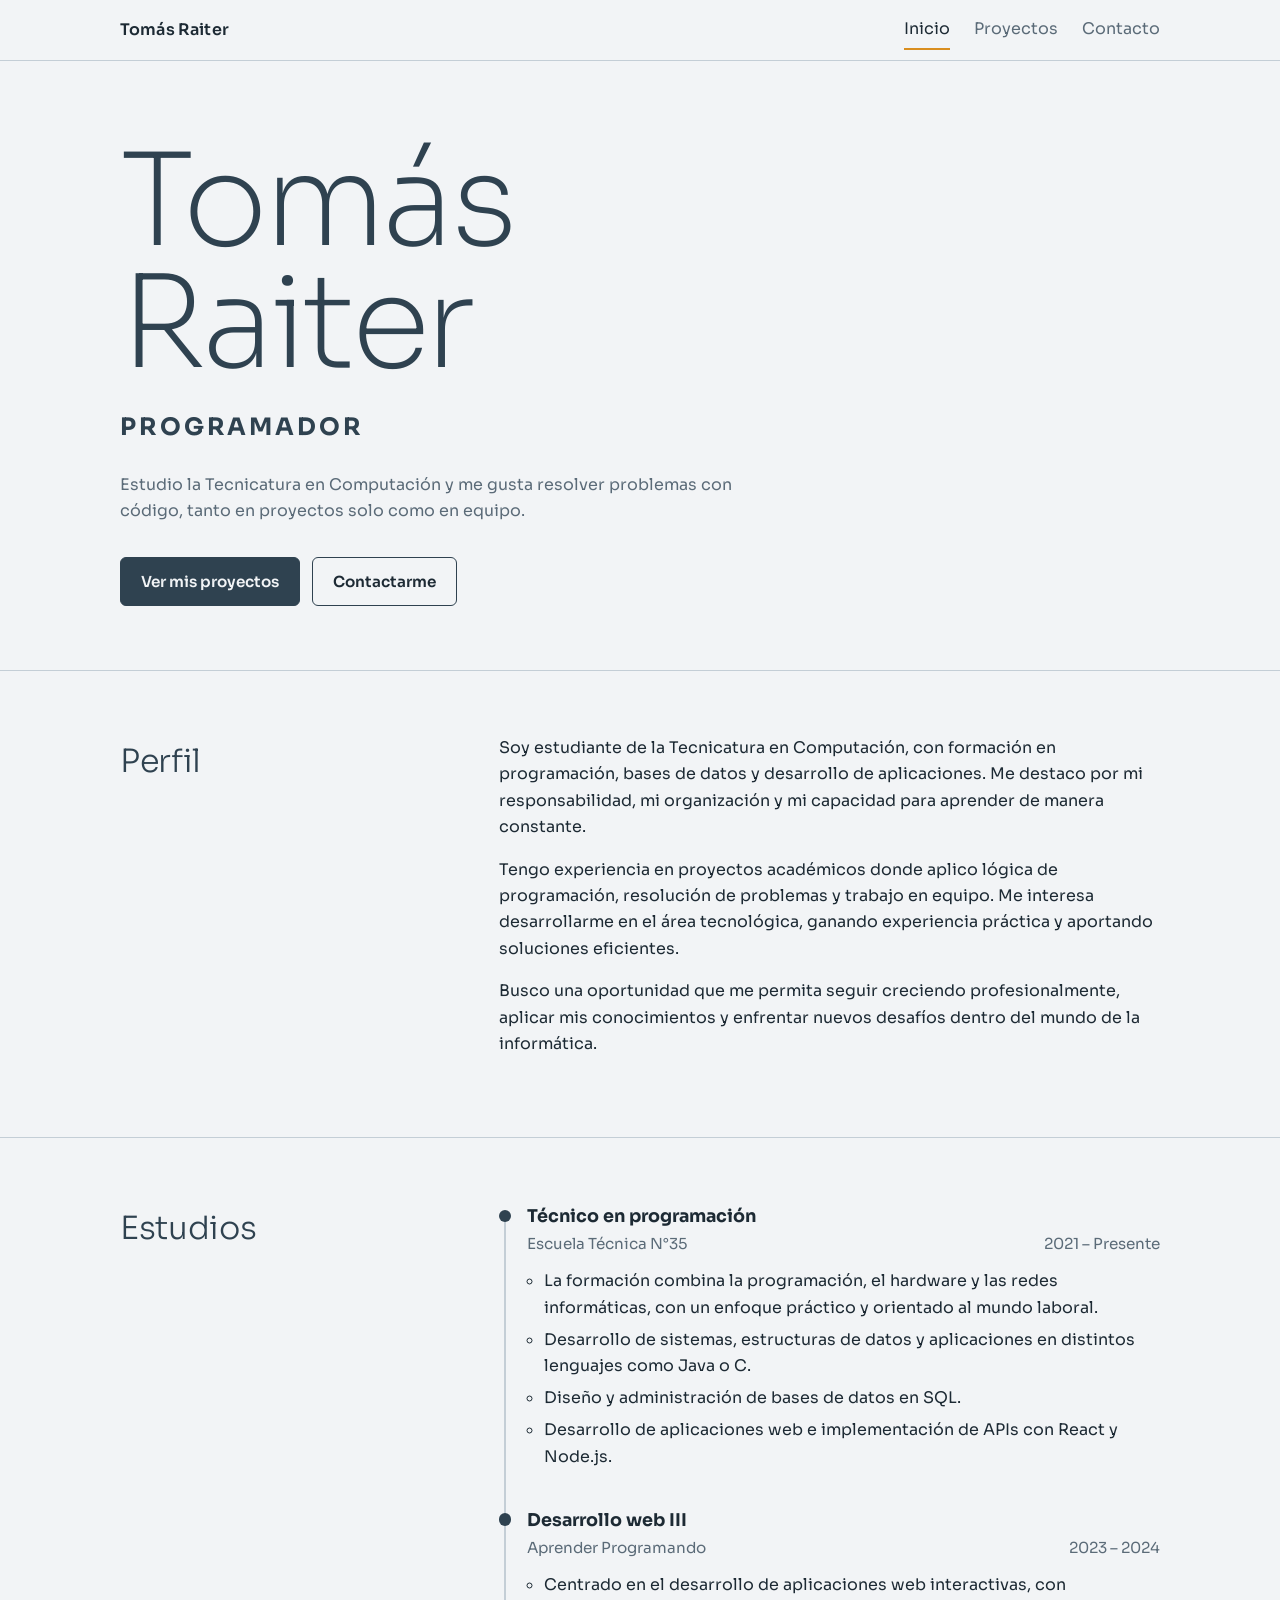
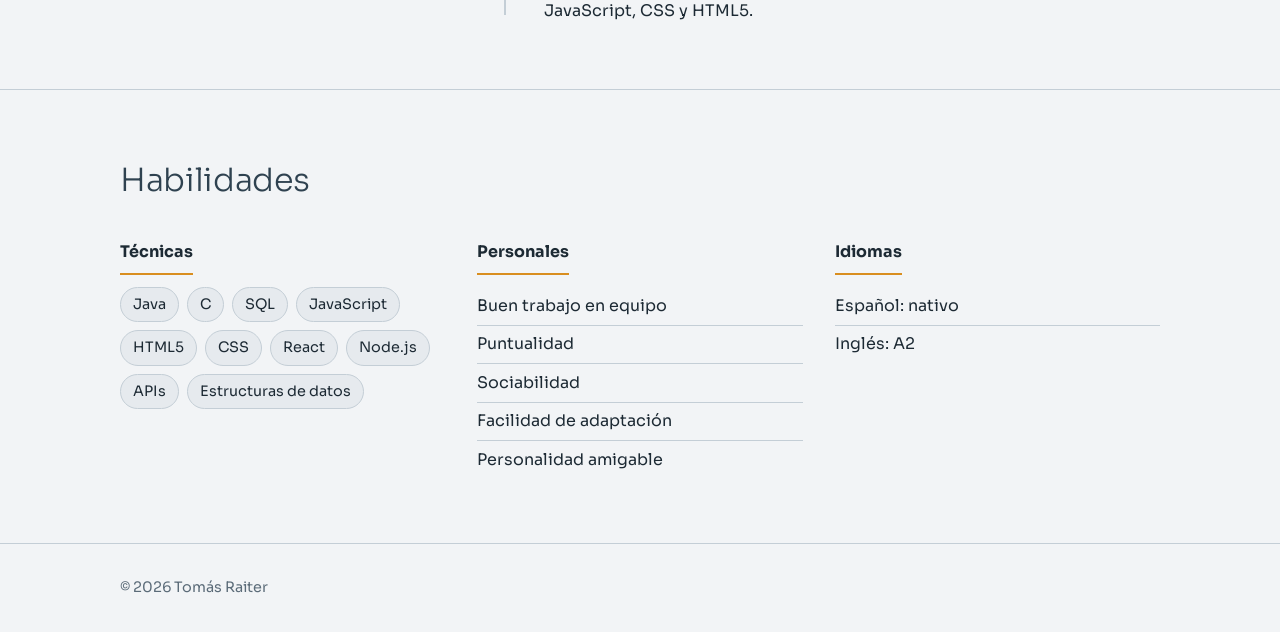
<file: index.html>
<!DOCTYPE html>
<html lang="es">
<head>
  <meta charset="UTF-8">
  <meta name="viewport" content="width=device-width, initial-scale=1">
  <title>Tomás Raiter · Programador</title>
  <meta name="description" content="Portfolio de Tomás Raiter, estudiante de Técnico en Programación. Estudios, habilidades y proyectos.">
  <link rel="preconnect" href="https://fonts.googleapis.com">
  <link rel="preconnect" href="https://fonts.gstatic.com" crossorigin>
  <link href="https://fonts.googleapis.com/css2?family=Sora:wght@200;300;400;600;700&display=swap" rel="stylesheet">
  <link rel="stylesheet" href="css/styles.css">
</head>
<body>

  <header class="site-header">
    <div class="wrap">
      <a class="brand" href="index.html">Tomás Raiter</a>
      <nav class="nav" aria-label="Principal">
        <a href="index.html" aria-current="page">Inicio</a>
        <a href="proyectos.html">Proyectos</a>
        <a href="contacto.html">Contacto</a>
      </nav>
    </div>
  </header>

  <main>
    <section class="hero">
      <div class="wrap">
        <h1>Tomás<br>Raiter</h1>
        <p class="role">Programador</p>
        <p class="lead">Estudio la Tecnicatura en Computación y me gusta resolver problemas con código, tanto en proyectos solo como en equipo.</p>
        <div class="actions">
          <a class="btn primary" href="proyectos.html">Ver mis proyectos</a>
          <a class="btn ghost" href="contacto.html">Contactarme</a>
        </div>
      </div>
    </section>

    <section class="section" id="perfil">
      <div class="wrap two-col">
        <h2>Perfil</h2>
        <div class="prose">
          <p>Soy estudiante de la Tecnicatura en Computación, con formación en programación, bases de datos y desarrollo de aplicaciones. Me destaco por mi responsabilidad, mi organización y mi capacidad para aprender de manera constante.</p>
          <p>Tengo experiencia en proyectos académicos donde aplico lógica de programación, resolución de problemas y trabajo en equipo. Me interesa desarrollarme en el área tecnológica, ganando experiencia práctica y aportando soluciones eficientes.</p>
          <p>Busco una oportunidad que me permita seguir creciendo profesionalmente, aplicar mis conocimientos y enfrentar nuevos desafíos dentro del mundo de la informática.</p>
        </div>
      </div>
    </section>

    <section class="section" id="estudios">
      <div class="wrap two-col">
        <h2>Estudios</h2>
        <ol class="timeline">
          <li>
            <h3>Técnico en programación</h3>
            <div class="where"><span>Escuela Técnica N°35</span><span>2021 – Presente</span></div>
            <ul>
              <li>La formación combina la programación, el hardware y las redes informáticas, con un enfoque práctico y orientado al mundo laboral.</li>
              <li>Desarrollo de sistemas, estructuras de datos y aplicaciones en distintos lenguajes como Java o C.</li>
              <li>Diseño y administración de bases de datos en SQL.</li>
              <li>Desarrollo de aplicaciones web e implementación de APIs con React y Node.js.</li>
            </ul>
          </li>
          <li>
            <h3>Desarrollo web III</h3>
            <div class="where"><span>Aprender Programando</span><span>2023 – 2024</span></div>
            <ul>
              <li>Centrado en el desarrollo de aplicaciones web interactivas, con JavaScript, CSS y HTML5.</li>
            </ul>
          </li>
        </ol>
      </div>
    </section>

    <section class="section" id="habilidades">
      <div class="wrap">
        <h2>Habilidades</h2>
        <div class="skills">
          <div>
            <h3>Técnicas</h3>
            <ul class="chips">
              <li>Java</li>
              <li>C</li>
              <li>SQL</li>
              <li>JavaScript</li>
              <li>HTML5</li>
              <li>CSS</li>
              <li>React</li>
              <li>Node.js</li>
              <li>APIs</li>
              <li>Estructuras de datos</li>
            </ul>
          </div>
          <div>
            <h3>Personales</h3>
            <ul class="plain">
              <li>Buen trabajo en equipo</li>
              <li>Puntualidad</li>
              <li>Sociabilidad</li>
              <li>Facilidad de adaptación</li>
              <li>Personalidad amigable</li>
            </ul>
          </div>
          <div>
            <h3>Idiomas</h3>
            <ul class="plain">
              <li>Español: nativo</li>
              <li>Inglés: A2</li>
            </ul>
          </div>
        </div>
      </div>
    </section>
  </main>

  <footer class="site-footer">
    <div class="wrap">© <span id="year">2026</span> Tomás Raiter</div>
  </footer>

  <script src="js/main.js"></script>
</body>
</html>
</file>
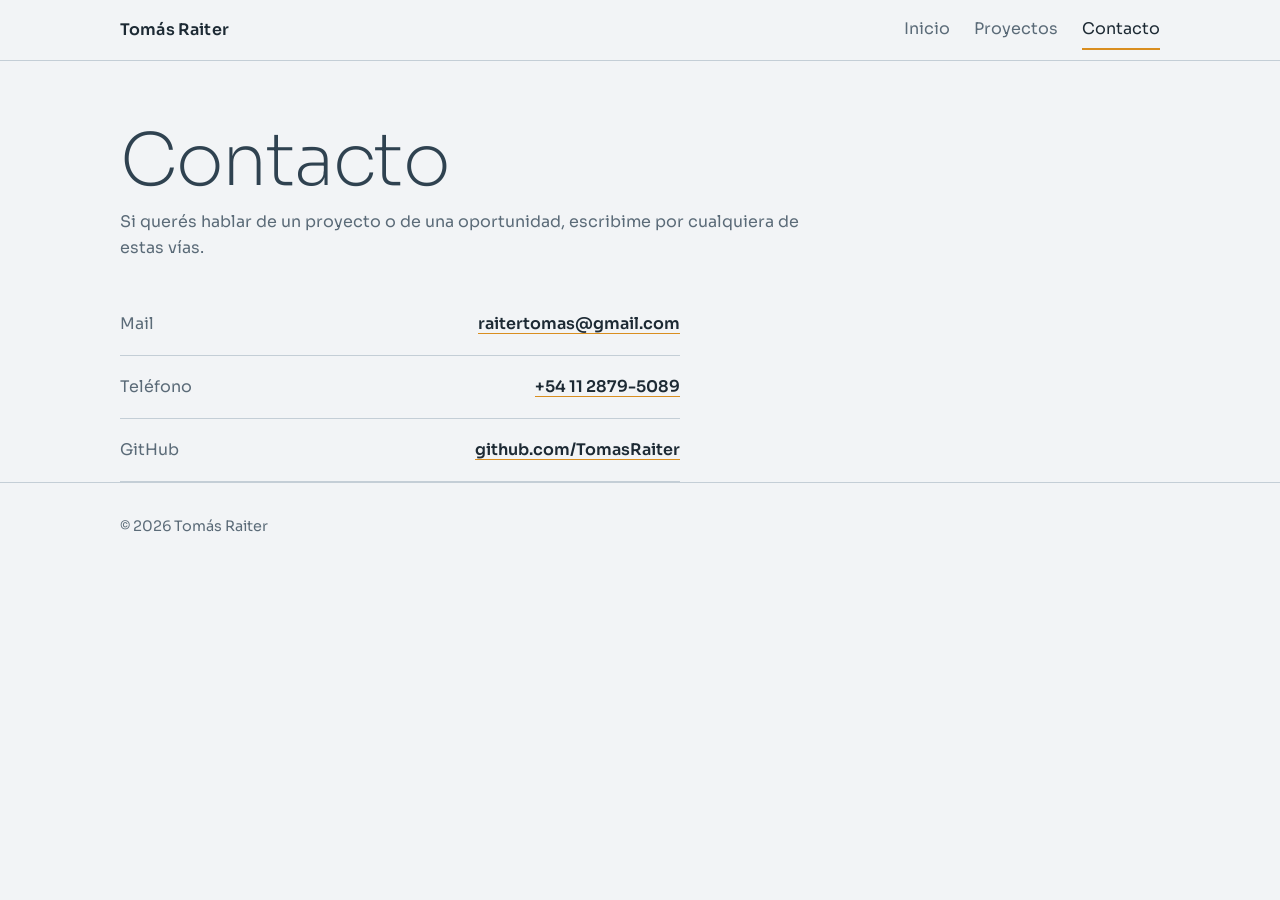
<file: contacto.html>
<!DOCTYPE html>
<html lang="es">
<head>
  <meta charset="UTF-8">
  <meta name="viewport" content="width=device-width, initial-scale=1">
  <title>Contacto · Tomás Raiter</title>
  <meta name="description" content="Datos de contacto de Tomás Raiter: mail, teléfono y GitHub.">
  <link rel="preconnect" href="https://fonts.googleapis.com">
  <link rel="preconnect" href="https://fonts.gstatic.com" crossorigin>
  <link href="https://fonts.googleapis.com/css2?family=Sora:wght@200;300;400;600;700&display=swap" rel="stylesheet">
  <link rel="stylesheet" href="css/styles.css">
</head>
<body>

  <header class="site-header">
    <div class="wrap">
      <a class="brand" href="index.html">Tomás Raiter</a>
      <nav class="nav" aria-label="Principal">
        <a href="index.html">Inicio</a>
        <a href="proyectos.html">Proyectos</a>
        <a href="contacto.html" aria-current="page">Contacto</a>
      </nav>
    </div>
  </header>

  <main>
    <div class="wrap page-title">
      <h1>Contacto</h1>
      <p>Si querés hablar de un proyecto o de una oportunidad, escribime por cualquiera de estas vías.</p>
    </div>

    <div class="wrap">
      <ul class="contact-list">
        <li>
          <span class="label">Mail</span>
          <a href="mailto:raitertomas@gmail.com">raitertomas@gmail.com</a>
        </li>
        <li>
          <span class="label">Teléfono</span>
          <a href="tel:+541128795089">+54 11 2879-5089</a>
        </li>
        <li>
          <span class="label">GitHub</span>
          <a href="https://github.com/TomasRaiter" target="_blank" rel="noopener">github.com/TomasRaiter</a>
        </li>
      </ul>
    </div>
  </main>

  <footer class="site-footer">
    <div class="wrap">© <span id="year">2026</span> Tomás Raiter</div>
  </footer>

  <script src="js/main.js"></script>
</body>
</html>
</file>
<file: css/styles.css>
:root {
  --paper: #f2f4f6;
  --panel: #e6eaee;
  --ink: #1d2a34;
  --slate: #2f4250;
  --muted: #5b6b78;
  --line: #c4ced6;
  --accent: #d98e1f;
  --radius: 6px;
  --font: "Sora", "Segoe UI", system-ui, -apple-system, Arial, sans-serif;
}

@media (prefers-color-scheme: dark) {
  :root:not([data-theme="light"]) {
    --paper: #16212a;
    --panel: #1e2c37;
    --ink: #e8edf1;
    --slate: #9fb4c4;
    --muted: #93a4b1;
    --line: #34475a;
    --accent: #f0b04a;
  }
}

* { box-sizing: border-box; }
html { scroll-behavior: smooth; }

body {
  margin: 0;
  background: var(--paper);
  color: var(--ink);
  font-family: var(--font);
  font-size: 1rem;
  line-height: 1.65;
}

a { color: inherit; }
a:focus-visible, button:focus-visible {
  outline: 3px solid var(--accent);
  outline-offset: 3px;
}

.wrap { width: min(1040px, 100% - 2.5rem); margin-inline: auto; }

/* ---------- Navegación ---------- */
.site-header {
  position: sticky;
  top: 0;
  z-index: 10;
  background: var(--paper);
  border-bottom: 1px solid var(--line);
}
.site-header .wrap {
  display: flex;
  align-items: center;
  justify-content: space-between;
  min-height: 3.75rem;
}
.brand { font-weight: 600; text-decoration: none; letter-spacing: .01em; }
.nav { display: flex; gap: 1.5rem; }
.nav a {
  text-decoration: none;
  color: var(--muted);
  padding: .35rem 0;
  border-bottom: 2px solid transparent;
}
.nav a:hover { color: var(--ink); }
.nav a[aria-current="page"] { color: var(--ink); border-color: var(--accent); }

/* ---------- Hero ---------- */
.hero { padding: 5rem 0 4rem; border-bottom: 1px solid var(--line); }
.hero h1 {
  margin: 0;
  font-weight: 200;
  font-size: clamp(3.5rem, 12vw, 8rem);
  line-height: .95;
  letter-spacing: -.03em;
  color: var(--slate);
}
.hero .role {
  margin: 1.5rem 0 0;
  font-size: clamp(1.1rem, 3vw, 1.5rem);
  font-weight: 700;
  letter-spacing: .12em;
  text-transform: uppercase;
  color: var(--slate);
}
.hero .lead { max-width: 52ch; margin: 1.5rem 0 2rem; color: var(--muted); }

.actions { display: flex; flex-wrap: wrap; gap: .75rem; }
.btn {
  display: inline-block;
  padding: .7rem 1.25rem;
  border-radius: var(--radius);
  border: 1px solid var(--slate);
  text-decoration: none;
  font-weight: 600;
  font-size: .95rem;
}
.btn.primary { background: var(--slate); color: var(--paper); }
.btn.primary:hover { background: var(--ink); }
.btn.ghost:hover { background: var(--panel); }

/* ---------- Secciones ---------- */
.section { padding: 4rem 0; border-bottom: 1px solid var(--line); }
.section:last-of-type { border-bottom: 0; }
.section h2 {
  margin: 0 0 2rem;
  font-weight: 300;
  font-size: 2rem;
  letter-spacing: -.01em;
  color: var(--slate);
}
.two-col { display: grid; grid-template-columns: 1fr 2fr; gap: 3rem; }
.two-col > h2 { margin: 0; }
.prose p { margin: 0 0 1rem; max-width: 62ch; }

/* ---------- Línea de tiempo de estudios ---------- */
.timeline { list-style: none; margin: 0; padding: 0 0 0 1.75rem; position: relative; }
.timeline::before {
  content: "";
  position: absolute;
  left: .35rem;
  top: .6rem;
  bottom: .6rem;
  width: 2px;
  background: var(--line);
}
.timeline li { position: relative; margin-bottom: 2.25rem; }
.timeline li:last-child { margin-bottom: 0; }
.timeline li::before {
  content: "";
  position: absolute;
  left: -1.75rem;
  top: .45rem;
  width: .8rem;
  height: .8rem;
  border-radius: 50%;
  background: var(--slate);
}
.timeline h3 { margin: 0; font-size: 1.1rem; }
.timeline .where {
  display: flex;
  flex-wrap: wrap;
  justify-content: space-between;
  gap: .25rem 1rem;
  color: var(--muted);
  font-size: .95rem;
}
.timeline ul { margin: .75rem 0 0; padding-left: 1.1rem; color: var(--ink); max-width: 62ch; }
.timeline ul li { margin: 0 0 .35rem; }
.timeline ul li::before { display: none; }

/* ---------- Habilidades ---------- */
.skills { display: grid; grid-template-columns: repeat(3, 1fr); gap: 2rem; }
.skills h3 {
  margin: 0 0 .75rem;
  font-size: 1rem;
  padding-bottom: .5rem;
  border-bottom: 2px solid var(--accent);
  display: inline-block;
}
.chips { list-style: none; margin: 0; padding: 0; display: flex; flex-wrap: wrap; gap: .5rem; }
.chips li {
  padding: .3rem .75rem;
  background: var(--panel);
  border: 1px solid var(--line);
  border-radius: 999px;
  font-size: .9rem;
}
.plain { list-style: none; margin: 0; padding: 0; }
.plain li { padding: .35rem 0; border-bottom: 1px solid var(--line); }
.plain li:last-child { border-bottom: 0; }

/* ---------- Proyectos ---------- */
.page-title { padding: 4rem 0 2rem; }
.page-title h1 { margin: 0 0 .75rem; font-weight: 200; font-size: clamp(2.5rem, 8vw, 4.5rem); line-height: 1; letter-spacing: -.02em; color: var(--slate); }
.page-title p { margin: 0; max-width: 58ch; color: var(--muted); }

.project {
  display: grid;
  grid-template-columns: 1.1fr 1fr;
  gap: 2.5rem;
  align-items: center;
  padding: 3rem 0;
  border-top: 1px solid var(--line);
}
.project:nth-of-type(even) .shot { order: 2; }
.shot {
  position: relative;
  aspect-ratio: 16 / 10;
  border-radius: var(--radius);
  overflow: hidden;
  background: var(--slate);
  display: grid;
  place-items: center;
}
.shot img { position: absolute; inset: 0; width: 100%; height: 100%; object-fit: cover; }
.shot .fallback {
  color: var(--paper);
  font-size: clamp(1.5rem, 5vw, 2.5rem);
  font-weight: 200;
  letter-spacing: -.01em;
  padding: 1rem;
  text-align: center;
}
.project h2 { margin: 0 0 .5rem; font-size: 1.75rem; font-weight: 600; color: var(--slate); }
.project .meta { margin: 0 0 1rem; color: var(--muted); font-size: .95rem; }
.project p { margin: 0 0 1rem; max-width: 52ch; }
.project .chips { margin-bottom: 1.5rem; }

/* ---------- Contacto ---------- */
.contact-list { list-style: none; margin: 0; padding: 0; max-width: 560px; }
.contact-list li {
  display: flex;
  justify-content: space-between;
  gap: 1rem;
  flex-wrap: wrap;
  padding: 1.1rem 0;
  border-bottom: 1px solid var(--line);
}
.contact-list .label { color: var(--muted); }
.contact-list a { font-weight: 600; text-decoration-color: var(--accent); text-underline-offset: 4px; }

/* ---------- Footer ---------- */
.site-footer { padding: 2rem 0; border-top: 1px solid var(--line); color: var(--muted); font-size: .9rem; }

/* ---------- Responsive ---------- */
@media (max-width: 760px) {
  .two-col, .project { grid-template-columns: 1fr; gap: 1.5rem; }
  .project:nth-of-type(even) .shot { order: 0; }
  .skills { grid-template-columns: 1fr; }
  .hero { padding: 3rem 0 2.5rem; }
  .section { padding: 2.75rem 0; }
  .nav { gap: 1rem; }
}

@media (prefers-reduced-motion: reduce) {
  html { scroll-behavior: auto; }
}
</file>
